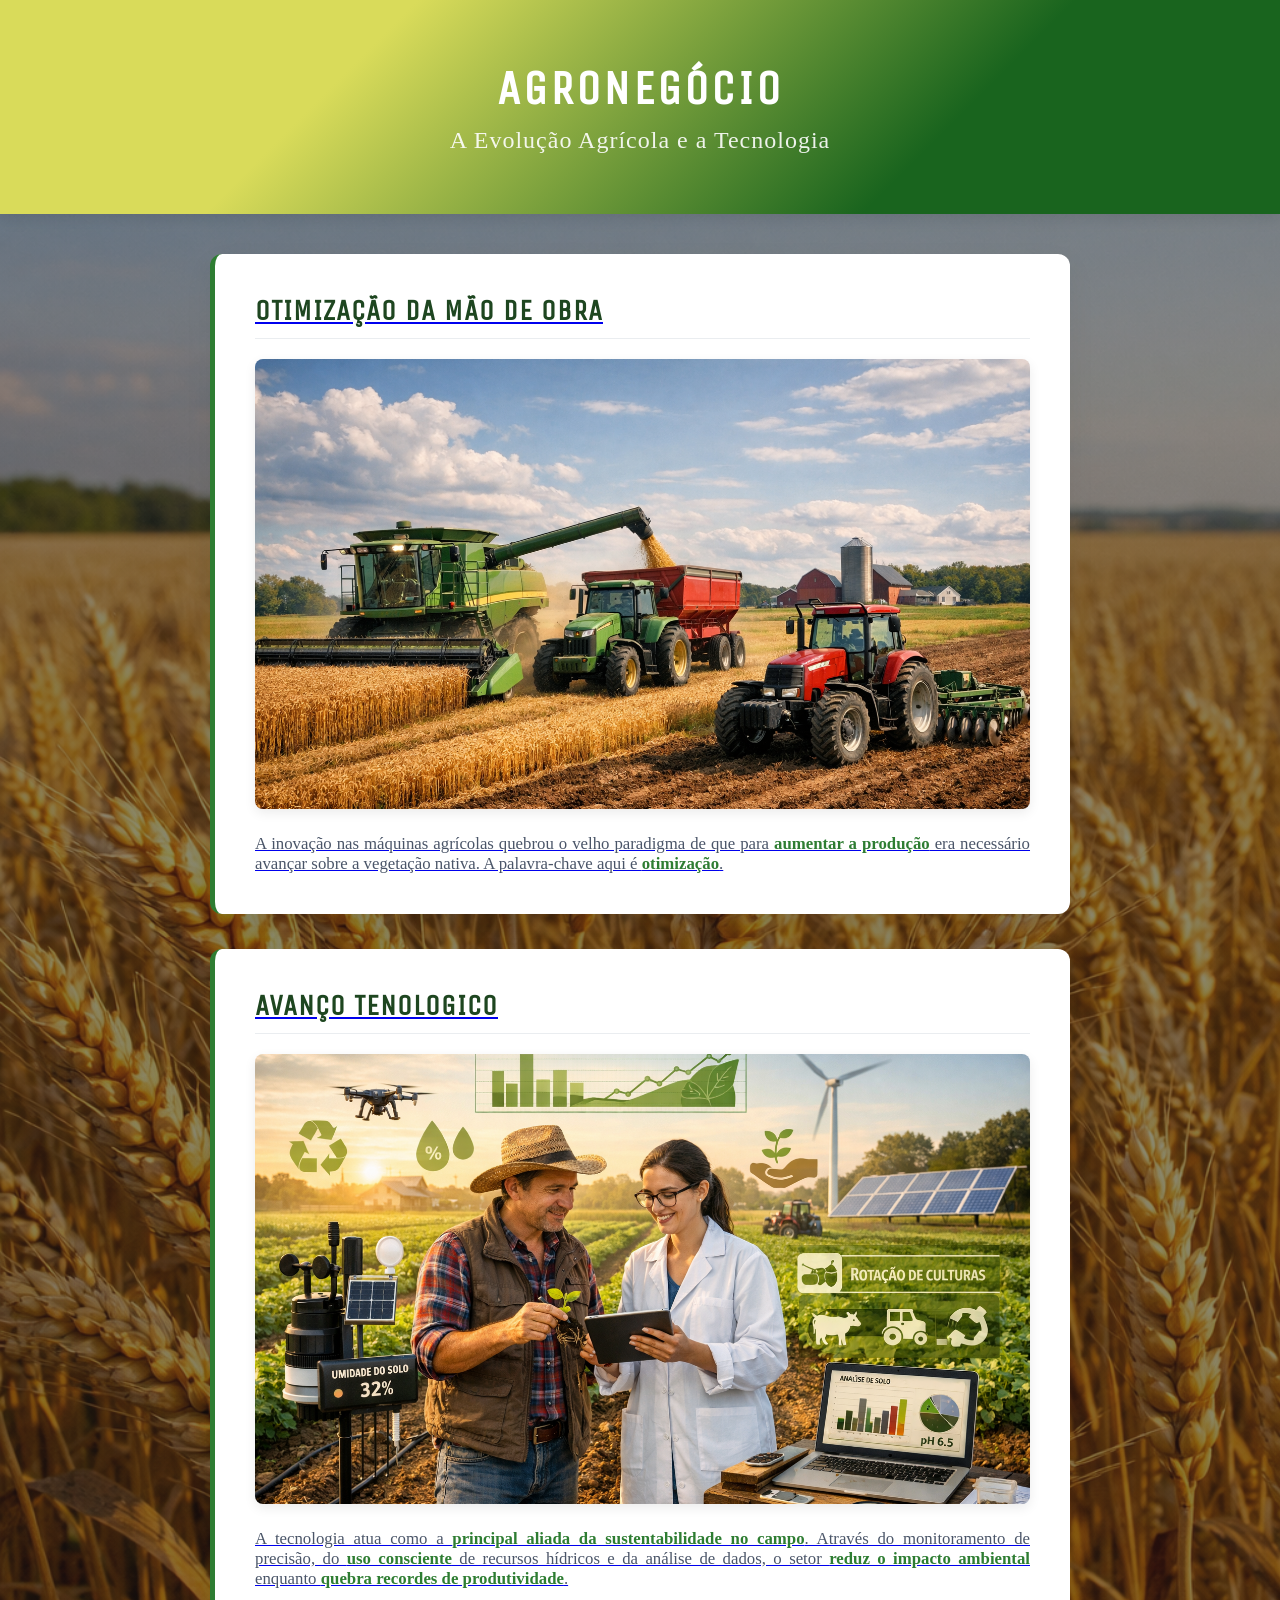
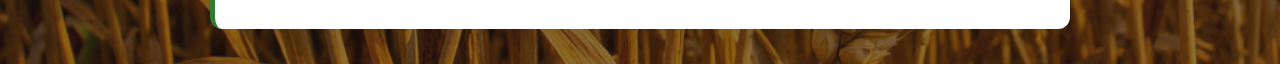
<file: index.html>
<!DOCTYPE html>
<html lang="pt-BR">
    <head>
        <meta charset="UTF-8">
        <meta name="viewport" content="width=device-width, initial-scale=1.0">
        <title>AGRONEGÓCIO || EVOLUÇÃO AGRÍCOLA</title>
    
        <link rel="stylesheet" href="css/style.css"/>

        <link rel="preconnect" href="https://fonts.googleapis.com">
        <link rel="preconnect" href="https://fonts.gstatic.com" crossorigin>
        <link href="https://fonts.googleapis.com/css2?family=Inter:wght@300;400;600&family=Unica+One&display=swap" rel="stylesheet">
    </head>

    <body>

        <header class="main-header">

            <h1>AGRONEGÓCIO</h1>

            <p class="subtitle">A Evolução Agrícola e a Tecnologia</p>

        </header>

        <main class="container">


            <a href="html/block_a.html">

                <section class="card">

                    <h2>OTIMIZAÇÃO DA MÃO DE OBRA</h2>

                    <div class="image-container">
                        <img src="assets/image_a.png" alt="Máquinas agrícolas modernas otimizando a produção">
                    </div>

                    <p>
                        A inovação nas máquinas agrícolas quebrou o velho paradigma de que para <strong>aumentar a produção</strong> era necessário avançar sobre a vegetação nativa. A palavra-chave aqui é <strong>otimização</strong>.
                    </p>

                </section>

            </a>

            <a href="html/block_b.html">

                <section class="card">

                    <h2>AVANÇO TENOLOGICO</h2>

                    <div class="image-container">
                        <img src="assets/image_b.png" alt="Máquinas agrícolas modernas otimizando a produção">
                    </div>

                    <p>
                        A tecnologia atua como a <strong>principal aliada da sustentabilidade no campo</strong>. Através do monitoramento de precisão, do <strong>uso consciente</strong> de recursos hídricos e da análise de dados, o setor <strong>reduz o impacto ambiental</strong> enquanto <strong>quebra recordes de produtividade</strong>.
                    </p>

                </section>
                
            </a>

        </main>

    </body>

</html>
</file>
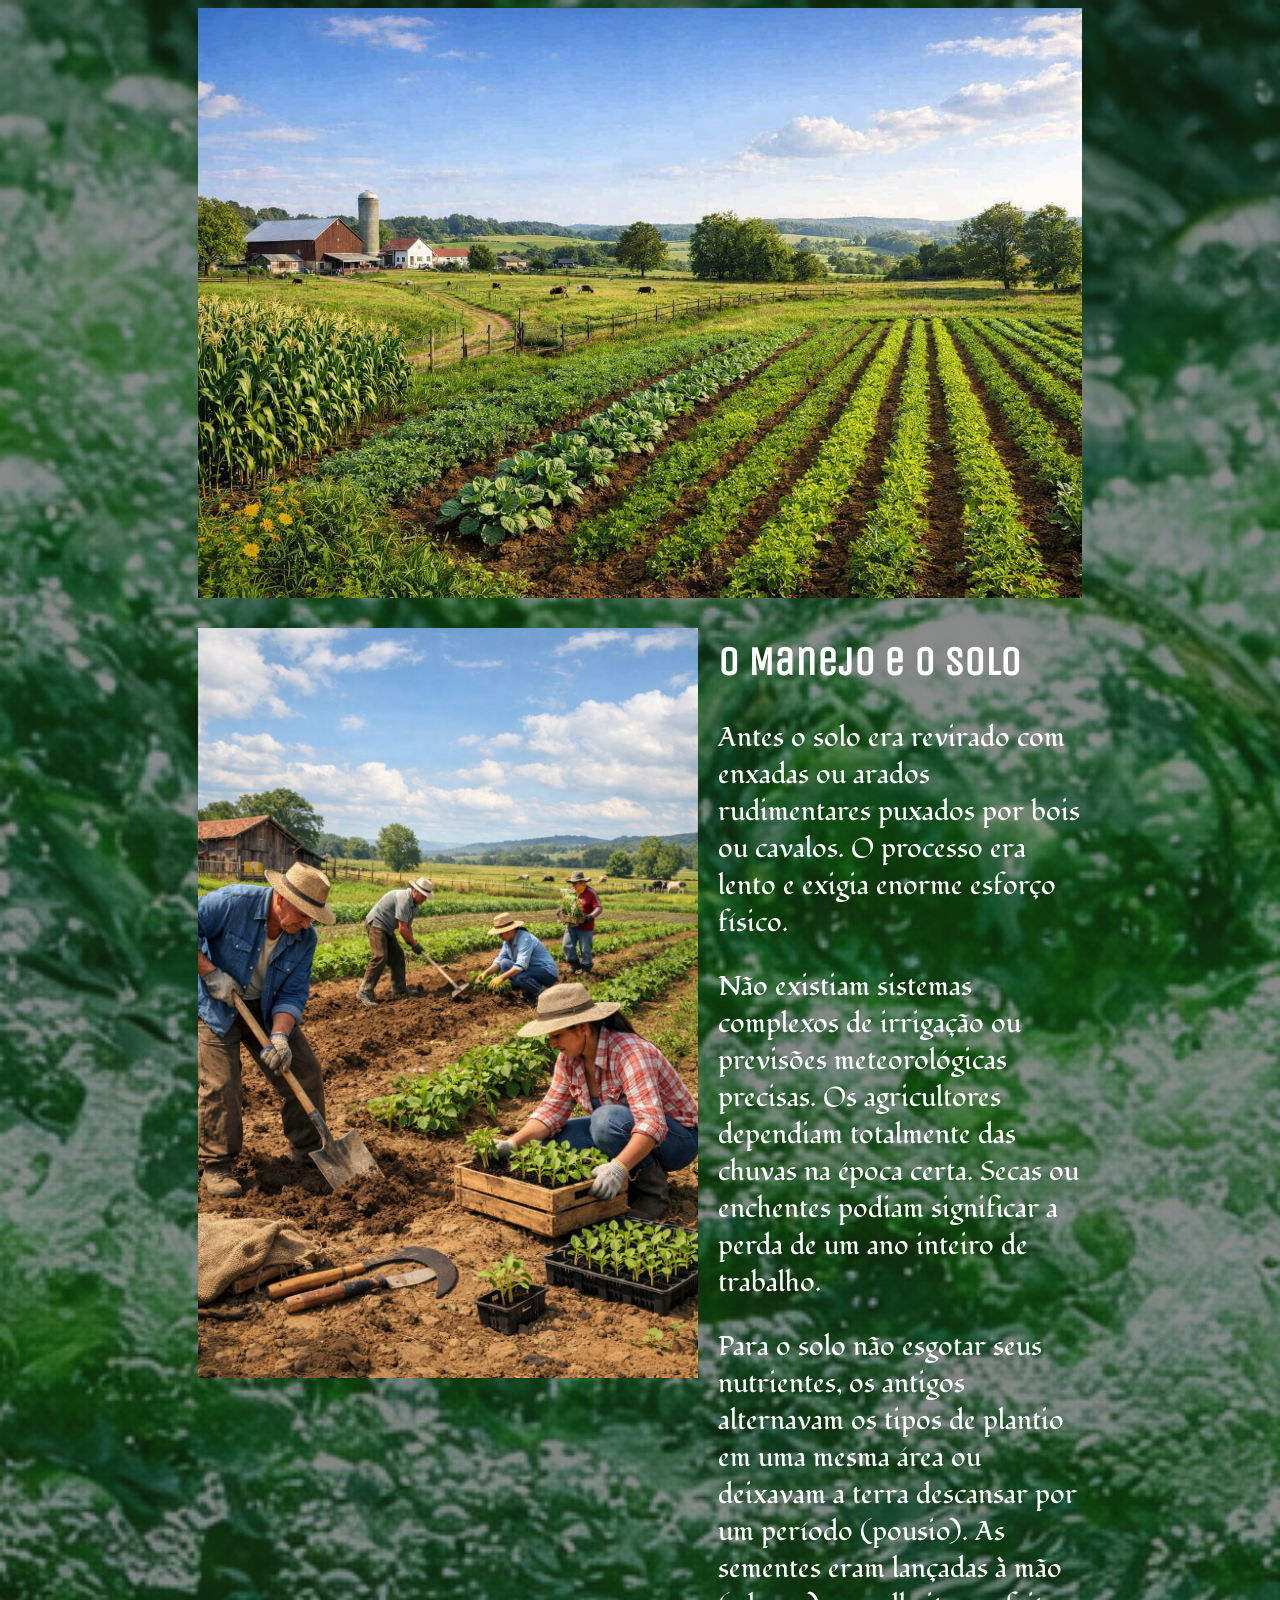
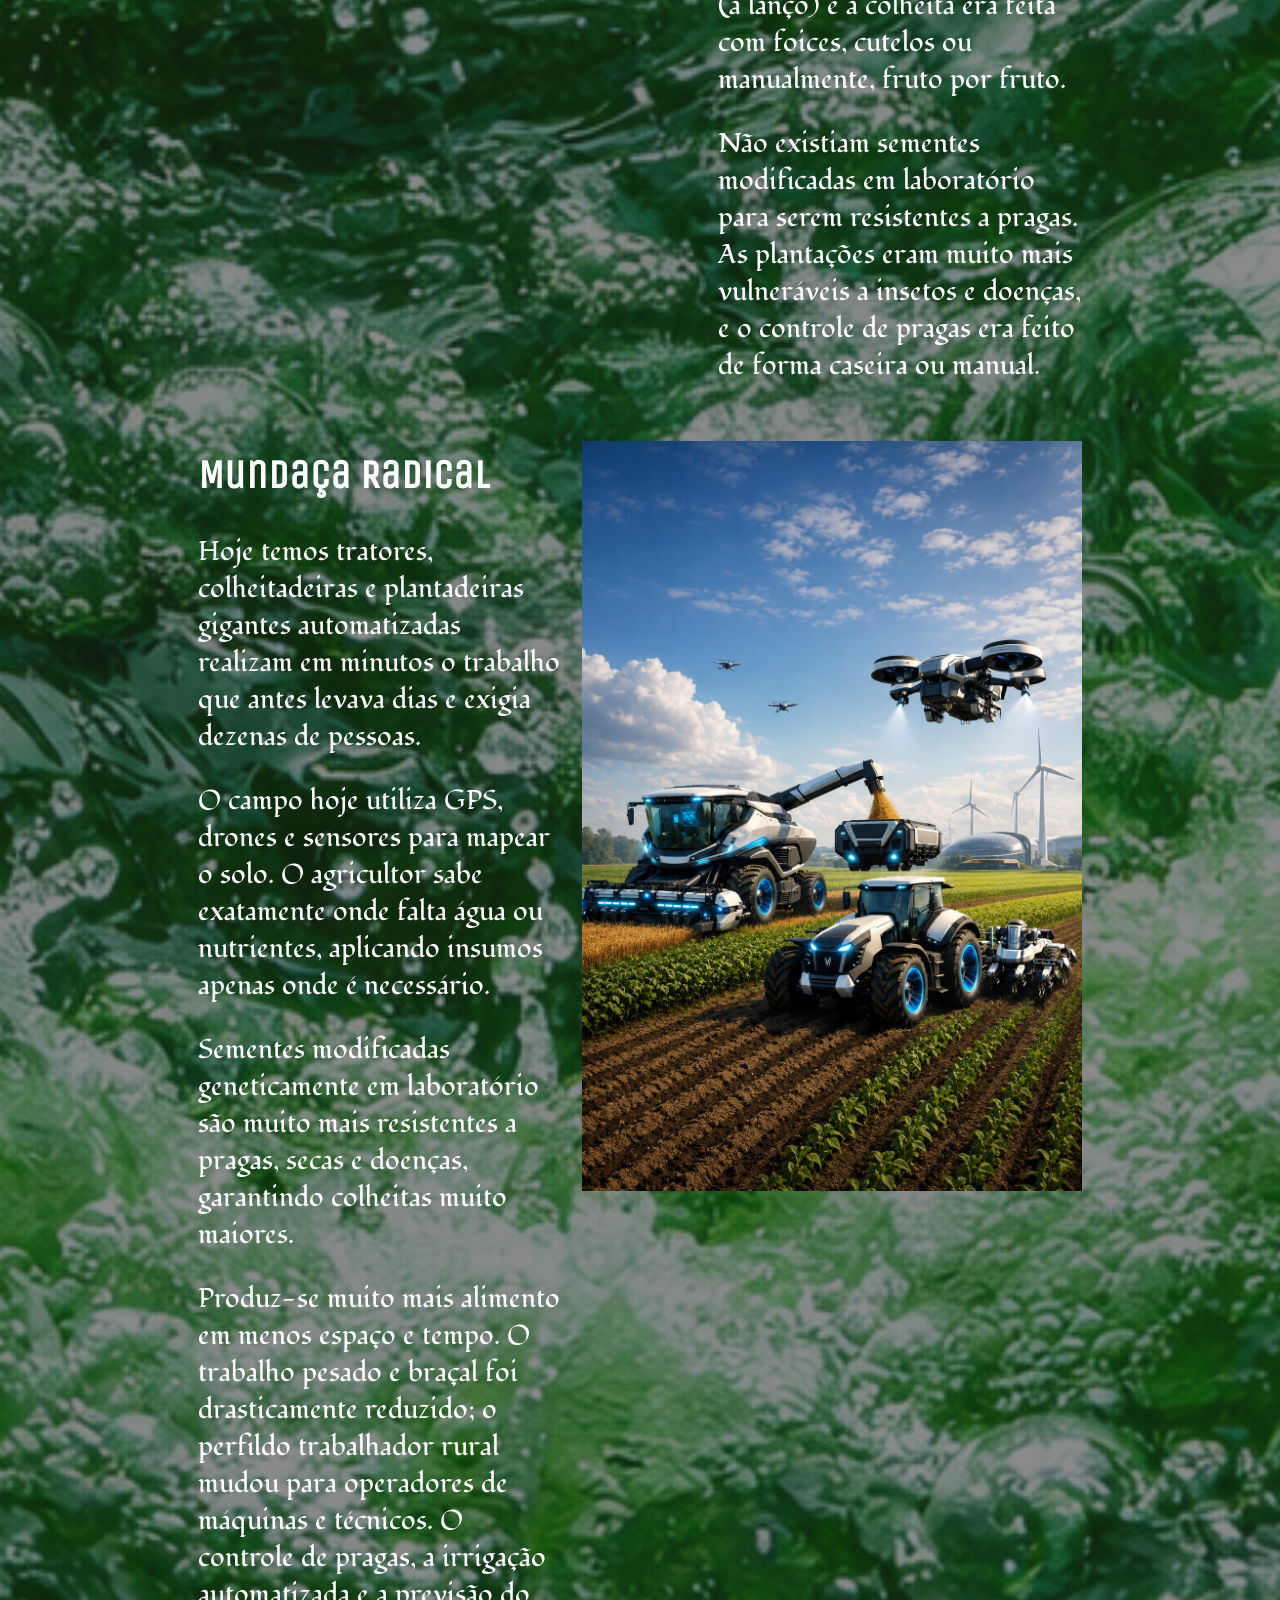
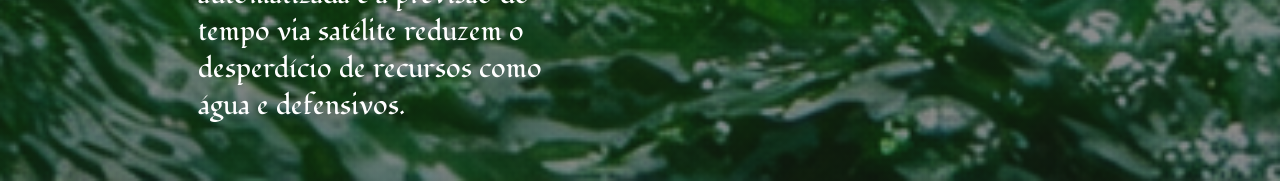
<file: html/block_a.html>
<!DOCTYPE html>
<html lang="pt-BR">

    <head>

        <meta charset="UTF-8">
        <meta name="viewport" content="width=device-width, initial-scale=1.0">
        <title>PLANTAÇÃO || EVOLUÇÃO AGRÍCOLA</title>
    
        <link rel="stylesheet" href="/css/blocks.css"/>

        <link rel="preconnect" href="https://fonts.googleapis.com">
        <link rel="preconnect" href="https://fonts.gstatic.com" crossorigin>
        <link href="https://fonts.googleapis.com/css2?family=Inter:wght@300;400;600&family=Unica+One&family=Fondamento:ital@0;1" rel="stylesheet">

    </head>

    <body class="assets/block_a">

        <header>

            <img src="/assets/image_a_banner.png" class="banner">

        </header>


        <div class="conteudo">

            <img src="/assets/image_a_n1.png" class="foto">

            <div class="textoA">

                <h2>O Manejo e o Solo</h2>

                <p> Antes o solo era revirado com enxadas ou arados rudimentares
                    puxados por bois ou cavalos. O processo era lento e exigia enorme esforço físico.
                </p>

                <p> Não existiam sistemas complexos de irrigação ou previsões meteorológicas precisas. Os agricultores dependiam totalmente
                    das chuvas na época certa. Secas ou enchentes podiam significar a perda de um ano inteiro de trabalho.
                </p>

                <p> Para o solo não esgotar seus nutrientes, os antigos alternavam os tipos de plantio
                    em uma mesma área ou deixavam a terra descansar por um período (pousio). As sementes eram lançadas à mão (a lanço)
                    e a colheita era feita com foices, cutelos ou manualmente, fruto por fruto.
                </p>

                <p>
                    Não existiam sementes modificadas em laboratório para serem resistentes a pragas. As plantações eram
                    muito mais vulneráveis a insetos e doenças, e o controle de pragas era feito de forma caseira ou manual.
                </p>

            </div>

        </div>

        <div class="conteudo2">

            <img src="/assets/image_a_n2.png" class="foto">

            <div class="textoA">

                <h2>Mundaça Radical</h2>

                <p> Hoje temos tratores, colheitadeiras e plantadeiras gigantes automatizadas
                    realizam em minutos o trabalho que antes levava dias e exigia dezenas de pessoas.
                </p>

                <p> O campo hoje utiliza GPS, drones e sensores para mapear o solo. O agricultor sabe
                    exatamente onde falta água ou nutrientes, aplicando insumos apenas onde é necessário.
                </p>

                <p> Sementes modificadas geneticamente em laboratório são muito mais
                    resistentes a pragas, secas e doenças, garantindo colheitas muito maiores.
                </p>

                <p>
                    Produz-se muito mais alimento em menos espaço e tempo. O trabalho pesado e braçal foi
                    drasticamente reduzido; o perfildo trabalhador rural mudou para operadores de máquinas e técnicos.
                    O controle de pragas, a irrigação automatizada e a previsão do tempo via satélite
                    reduzem o desperdício de recursos como água e defensivos.

                </p>

            </div>

        </div>

        
    </body>

</html>
</file>
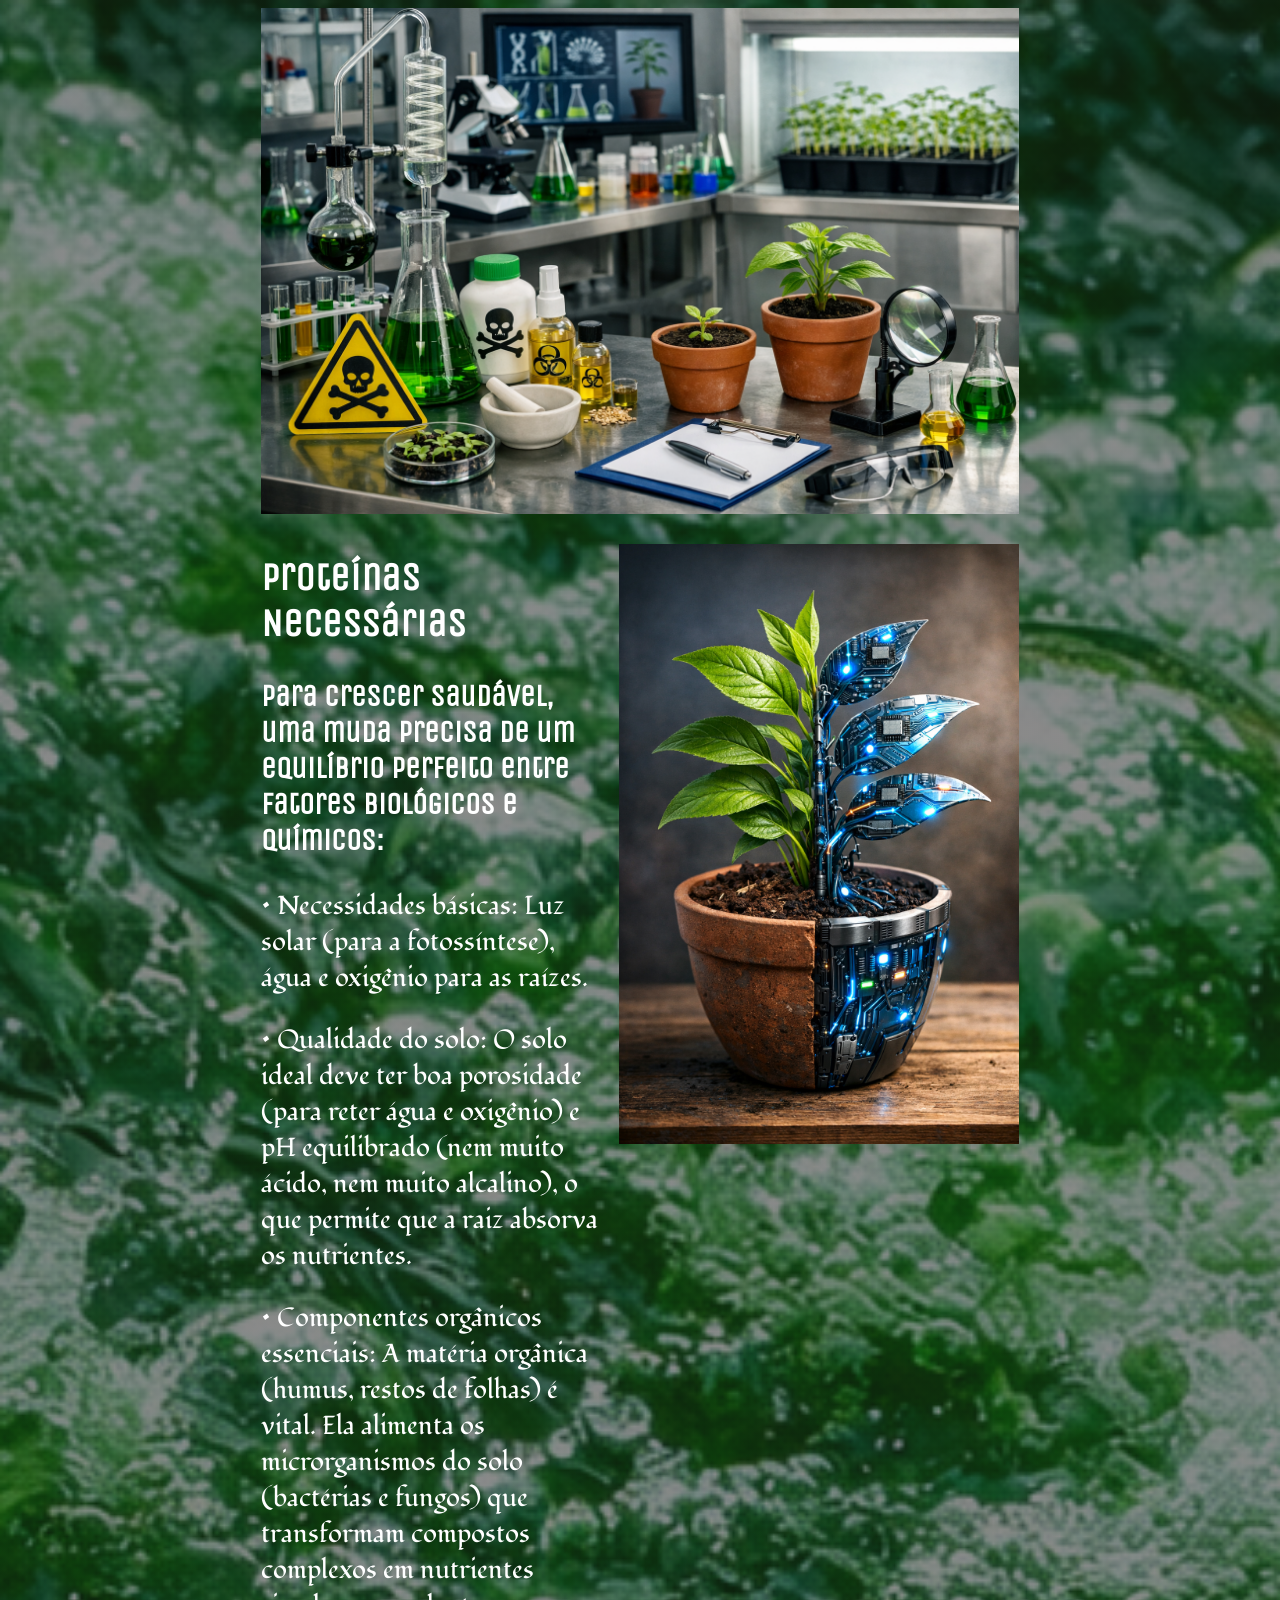
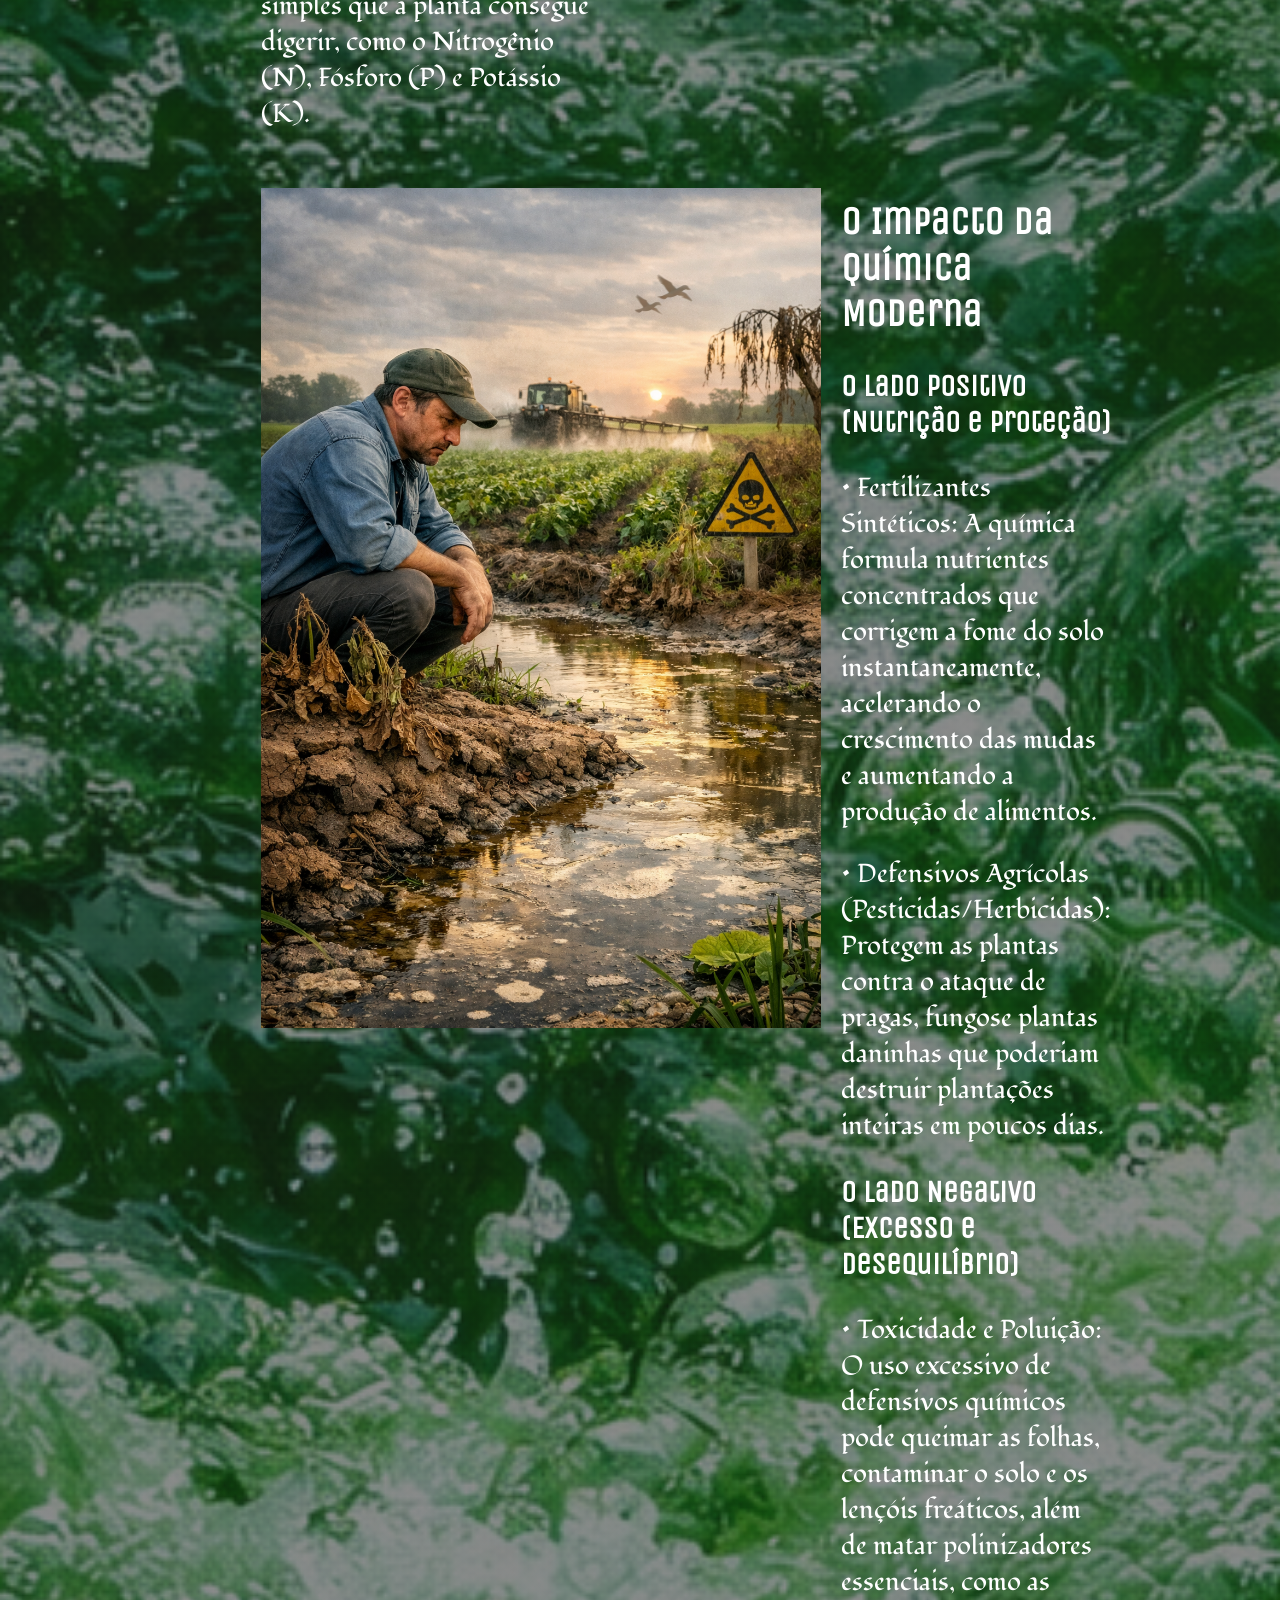
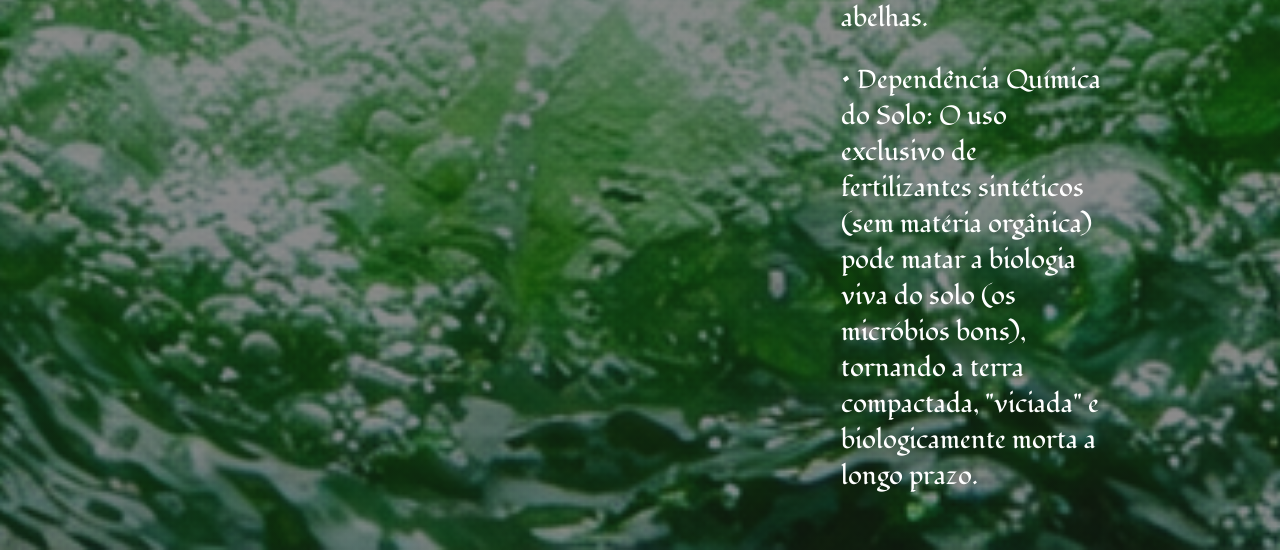
<file: html/block_b.html>
<!DOCTYPE html>
<html lang="pt-BR">

    <head>

        <meta charset="UTF-8">
        <meta name="viewport" content="width=device-width, initial-scale=1.0">
        <title> QUÍMICOS || REAÇÃO BIOLOGICA </title>
    
        <link rel="stylesheet" href="/css/blocks.css"/>

        <link rel="preconnect" href="https://fonts.googleapis.com">
        <link rel="preconnect" href="https://fonts.gstatic.com" crossorigin>
        <link href="https://fonts.googleapis.com/css2?family=Inter:wght@300;400;600&family=Unica+One&family=Fondamento:ital@0;1" rel="stylesheet">

    </head>

    <body>

        <header>

            <img src="/assets/image_b_banner.png" class="banner2">

        </header>

        <div class="conteudo4">

            <img src="/assets/image_b_n2.png" class="fotoB">

            <div class="textoB">

                <h2>Proteínas Necessárias</h2>

                <h3>Para crescer saudável, uma muda precisa de um equilíbrio perfeito entre fatores biológicos e químicos:</h3>

                <p>• Necessidades básicas: Luz solar (para a fotossíntese), água e oxigênio para as raízes.</p>

                <p>• Qualidade do solo: O solo ideal deve ter boa porosidade (para reter água e oxigênio)
                    e pH equilibrado (nem muito ácido, nem muito alcalino), o que permite que a raiz absorva os nutrientes.
                </p>

                <p>• Componentes orgânicos essenciais: A matéria orgânica (humus, restos de folhas) é vital. Ela alimenta os
                    microrganismos do solo (bactérias e fungos) que transformam compostos complexos em nutrientes
                    simples que a planta consegue digerir, como o Nitrogênio (N), Fósforo (P) e Potássio (K).
                </p>

            </div>

        </div>


        <div class="conteudo3">

            <img src="/assets/image_b_n3.png" class="fotoB2">

            <div class="textoB">

                <h2>O Impacto da Química Moderna</h2>

                <h3>O Lado Positivo (Nutrição e Proteção)</h3>

                <p>• Fertilizantes Sintéticos: A química formula nutrientes concentrados que
                    corrigem a fome do solo instantaneamente, acelerando o crescimento das mudas e aumentando a produção de alimentos.
                </p>

                <p>• Defensivos Agrícolas (Pesticidas/Herbicidas): Protegem as plantas contra o ataque
                    de pragas, fungose plantas daninhas que poderiam destruir plantações inteiras em poucos dias.
                </p>


                <h3>O Lado Negativo (Excesso e Desequilíbrio)</h3>

                <p>• Toxicidade e Poluição: O uso excessivo de defensivos químicos pode queimar
                    as folhas, contaminar o solo e os lençóis freáticos, além de matar polinizadores essenciais, como as abelhas.
                </p>

                <p>• Dependência Química do Solo: O uso exclusivo de fertilizantes
                    sintéticos (sem matéria orgânica) pode matar a biologia viva do solo (os micróbios bons), tornando
                    a terra compactada, "viciada" e biologicamente morta a longo prazo.
                </p>

            </div>

        </div>
        
    </body>
    
</html>
</file>
<file: css/style.css>
/* ==========================================================================
   Reset e Configurações Gerais
   ========================================================================== */
* {
    margin: 0;
    padding: 0;
    box-sizing: border-box;
}

body {

    background:
        linear-gradient(rgba(23, 23, 23, 0.5), rgba(23, 23, 23, 0.5)),
        url("/assets/background.png");
        
    background-size: cover;
    background-position: center;
    background-repeat: no-repeat;
    min-height: 100vh;
}

/* ==========================================================================
   Header (Cabeçalho)
   ========================================================================== */
.main-header {
    background: linear-gradient(135deg, #d9db5a 28%, #19641e 72%); /* Degradê verde escuro */
    /*background: linear-gradient(135deg, #1e4620 0%, #0f2a11 100%); /* Degradê verde escuro */
    color: #ffffff;
    text-align: center;
    padding: 60px 20px;
    margin-bottom: 40px;
    box-shadow: 0 4px 15px rgba(0, 0, 0, 0.1);
}

.main-header h1 {
    font-family: 'Unica One', cursive;
    font-size: 3rem;
    letter-spacing: 3px;
    margin-bottom: 10px;
}

.main-header .subtitle {
    font-size: 1.5rem;
    font-weight: 300;
    opacity: 0.9;
    letter-spacing: 1px;
}

/* ==========================================================================
   Layout Principal (Container e Cards)
   ========================================================================== */
.container {
    max-width: 900px;
    margin: 0 auto;
    padding: 0 20px;
}

.card {
    background-color: #ffffff;
    border-radius: 12px;
    padding: 40px;
    margin-bottom: 35px;
    box-shadow: 0 10px 30px rgba(0, 0, 0, 0.05);
    border-left: 5px solid #2e7d32; /* Detalhe em verde na lateral */
    transition: transform 0.2s ease;
    cursor: pointer;
}

/* Efeito sutil ao passar o mouse por cima */
.card:hover {
    transform: translateY(-2px);
}

.card h2 {
    font-family: 'Unica One', cursive;
    font-size: 1.8rem;
    color: #1e4620;
    letter-spacing: 1px;
    margin-bottom: 20px;
    border-bottom: 1px solid #eaedf0;
    padding-bottom: 10px;
}

.card p {
    font-size: 1.05rem;
    color: #4a5568;
    text-align: justify;
}

.card p strong {
    color: #2e7d32;
}

/* ==========================================================================
   Componente de Imagem Responsiva
   ========================================================================== */
.image-container {
    width: 100%;
    border-radius: 8px;
    overflow: hidden; /* Garante que a imagem respeite as bordas arredondadas */
    margin-bottom: 25px;
    box-shadow: 0 4px 12px rgba(0, 0, 0, 0.08);
}

.image-container img {
    width: 100%;
    height: auto;
    display: block;
    object-fit: cover;
    max-height: 450px; /* Evita que imagens muito verticais quebrem o layout */
}

/* ==========================================================================
   Responsividade (Telas menores / Celulares)
   ========================================================================== */
@media (max-width: 768px) {
    .main-header {
        padding: 40px 15px;
    }

    .main-header h1 {
        font-size: 2.2rem;
    }

    .card {
        padding: 25px 20px;
    }

    .card h2 {
        font-size: 1.5rem;
    }
}
</file>
<file: css/blocks.css>
body {

    background:
        linear-gradient(rgba(23, 23, 23, 0.5), rgba(25, 25, 25, 0.5)),
        url("/assets/bg_block_b.png");
        
    background-size: cover;
    background-position: center;
    background-repeat: no-repeat;
    min-height: 100vh;
}

.block_a {

    background:
        linear-gradient(rgba(23, 23, 23, 0.5), rgba(27, 27, 27, 0.5)),
        url("/assets/bg_block_a.png");
        
    background-size: cover;
    background-position: center;
    background-repeat: no-repeat;
    min-height: 100vh;

}

.banner {
    width: 70%;
    height: auto;
    display: block;
    margin: 0 auto;
}

/* .banner {
    width: 70%;
    transform: scaleY(0.8);
} */
 
.conteudo {
    width: 70%;      /* mesma largura da banner */
    margin: 30px auto;
    display: flex;
    gap: 20px;
    align-items: flex-start;
}

.conteudo2 {
    width: 70%;      /* mesma largura da banner */
    margin: 30px auto;
    display: flex;
    gap: 20px;
    flex-direction: row-reverse;
    align-items: flex-start;
}

.foto {
    width: 500px;
    height: auto;
}

.textoA {
    flex: 1;
    color: white;
    font-size: 27px;
    font-family: "Fondamento", cursive;
}

.textoA h2 {
    color: white;
    margin-top: 10px; /* desce o título */
    font-family: 'Unica One', cursive;
}

.textoA h3 {
    color: white;
    font-size: 30px;
    font-family: 'Unica One', cursive;
}

/*block_b*/

.banner2 {
    width: 60%;
    height: auto;
    display: block;
    margin: 0 auto;
}

.conteudo3 {
    width: 60%;      /* mesma largura da banner */
    margin: 30px auto;
    display: flex;
    gap: 20px;
    align-items: flex-start;
}

.conteudo4 {
    width: 60%;      /* mesma largura da banner */
    margin: 30px auto;
    display: flex;
    gap: 20px;
    flex-direction: row-reverse;
    align-items: flex-start;
}

.fotoB {
    width: 400px;
    height: auto;
}

.fotoB2 {
    width: 560px;
    height: auto;
}

.textoB {
    flex: 1;
    color: white;
    font-size: 26px;
    font-family: "Fondamento", cursive;
}

.textoB h2 {
    color: white;
    margin-top: 10px; /* desce o título */
    font-family: 'Unica One', cursive;
}

.textoB h3 {
    color: white;
    font-size: 30px;
    font-family: 'Unica One', cursive;
}
</file>
